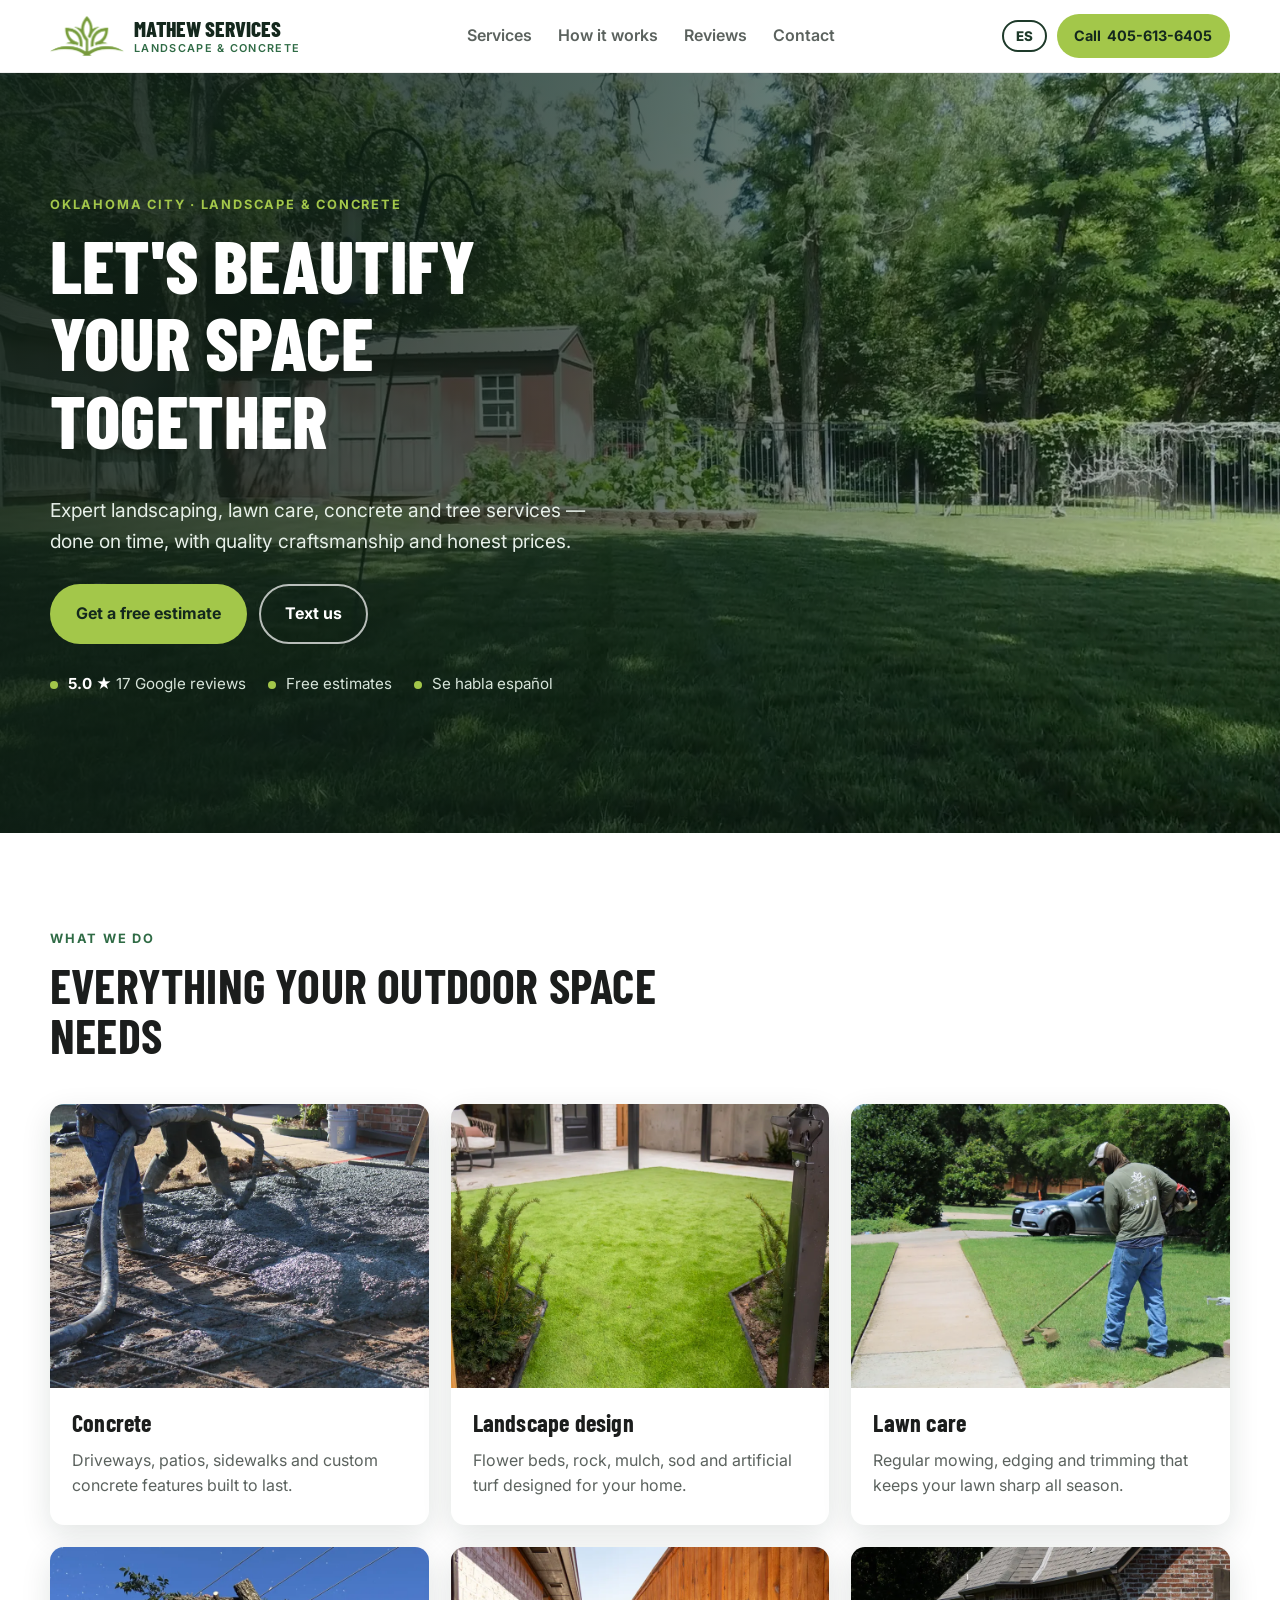
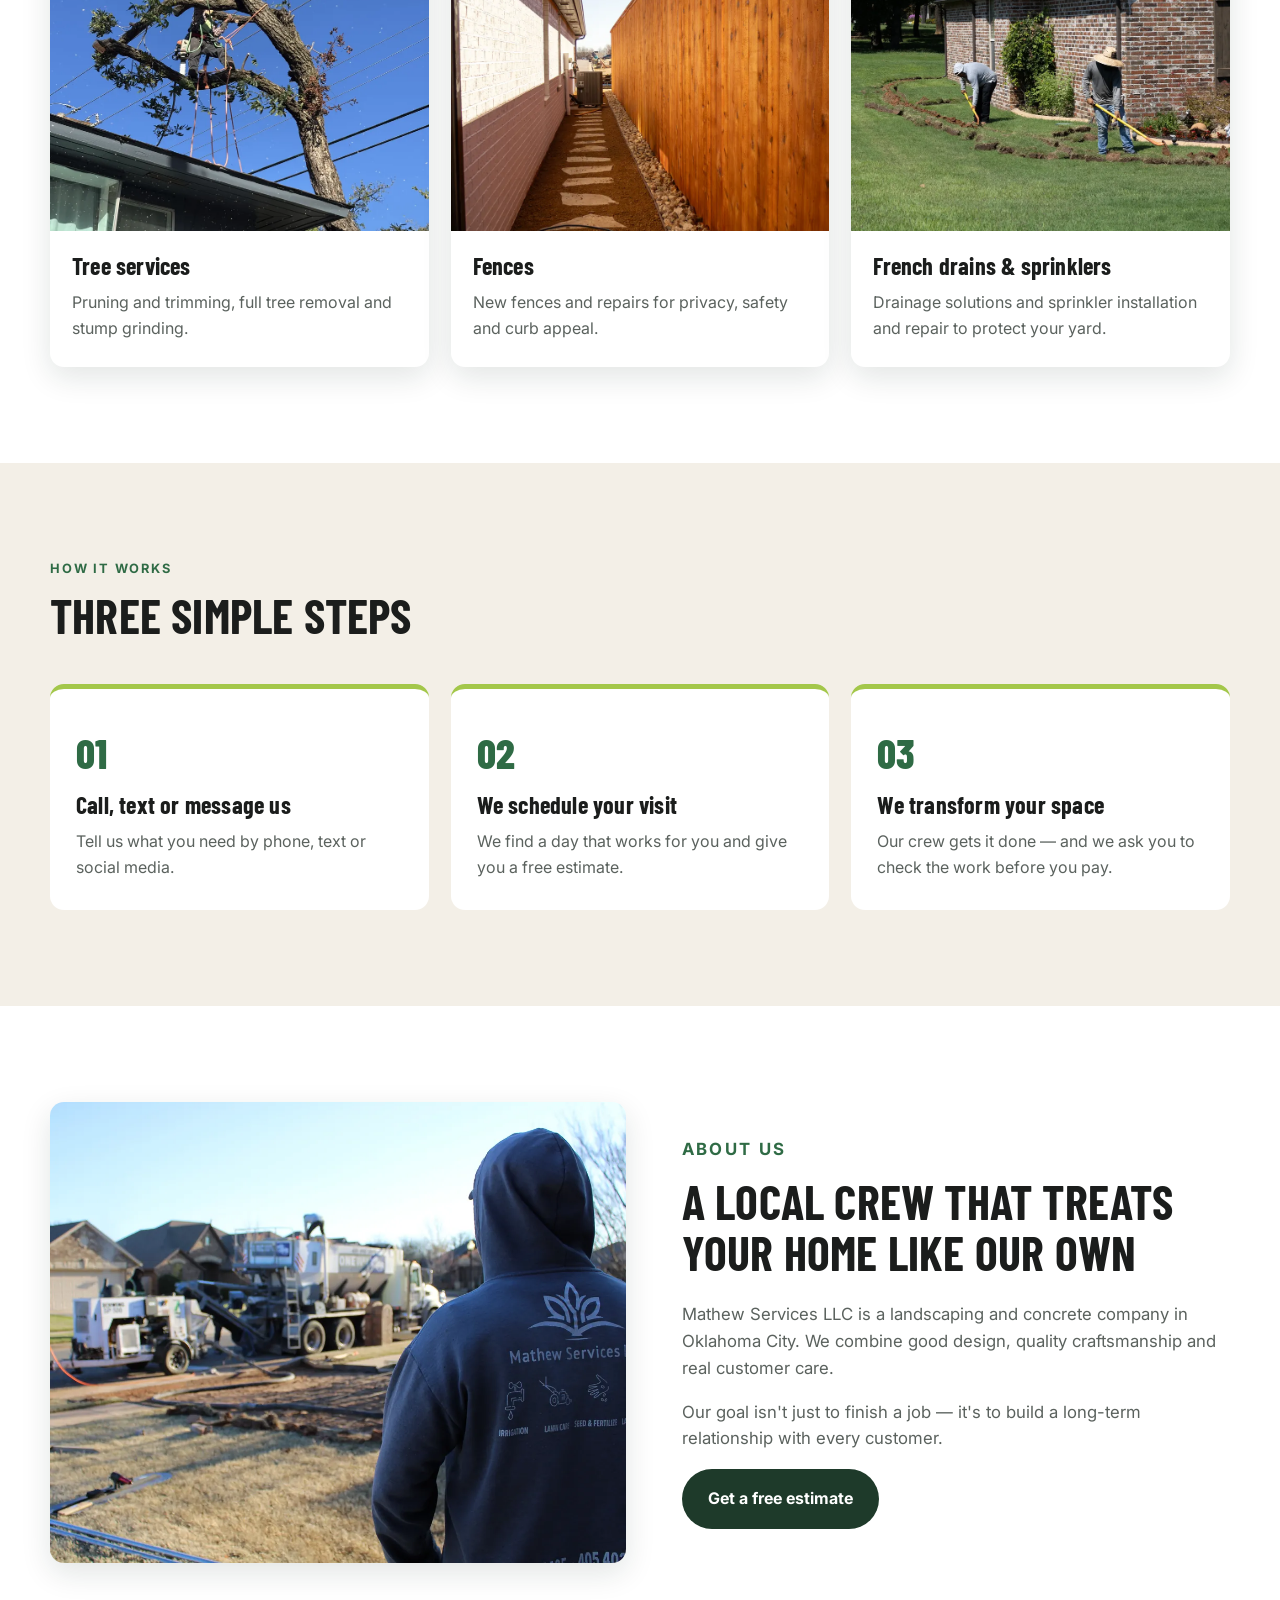
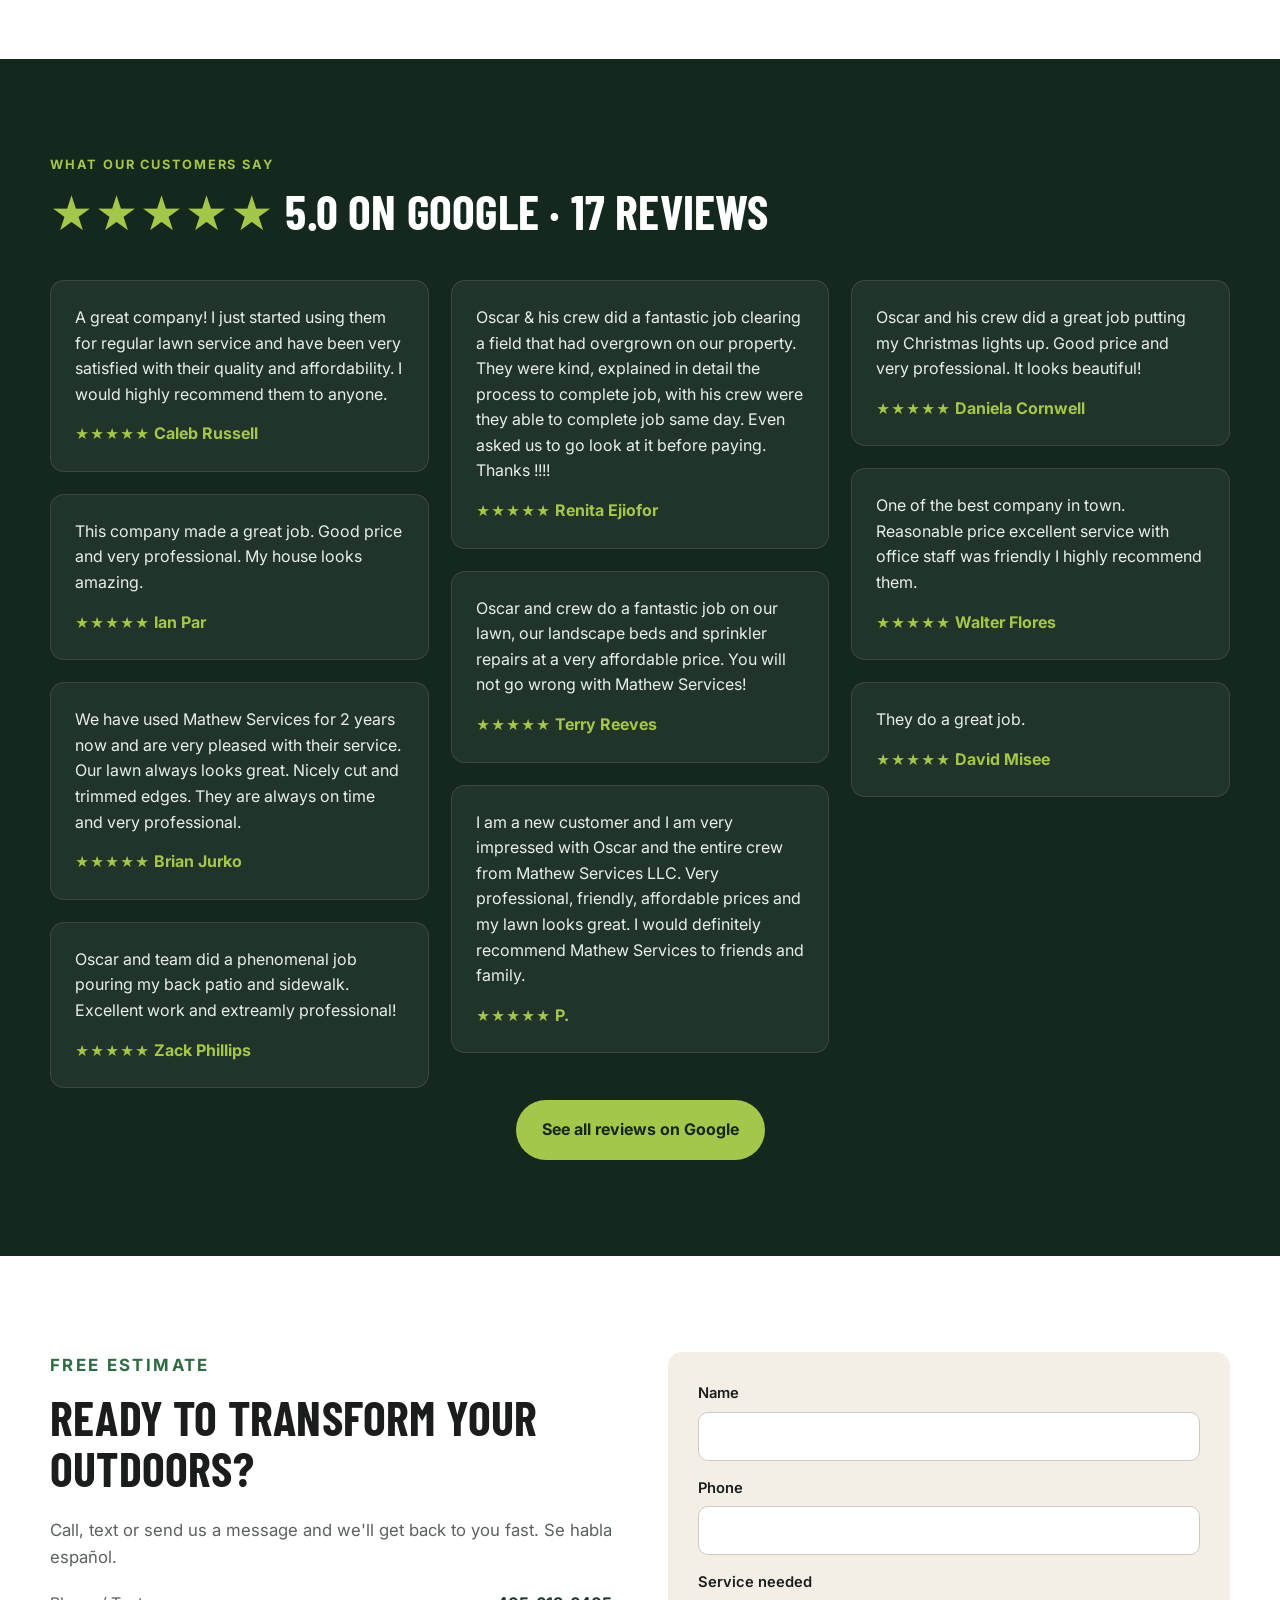
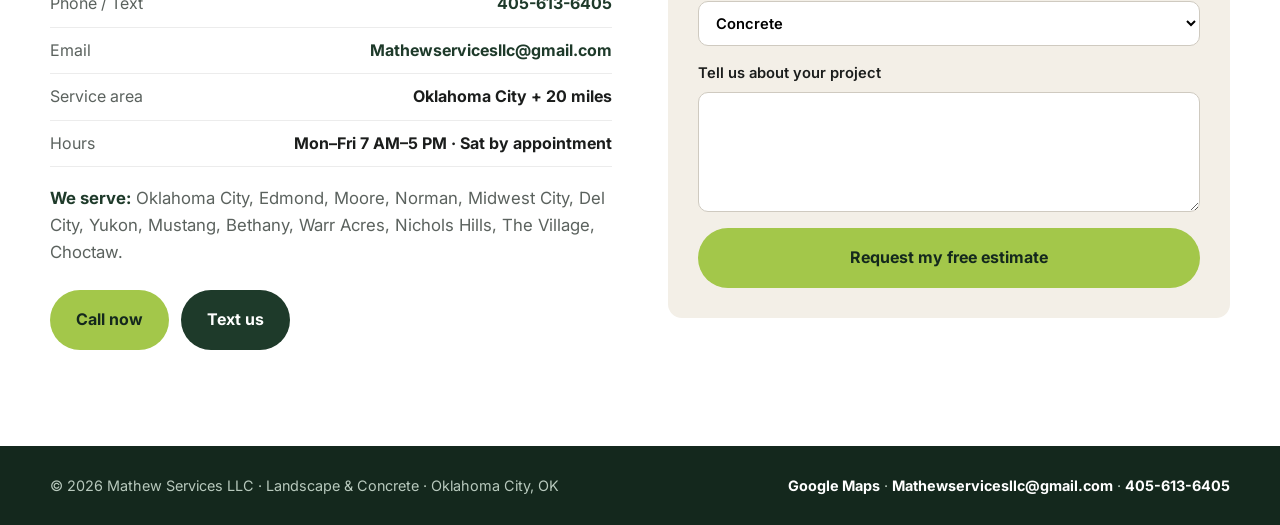
<file: index.html>
<!doctype html>
<html lang="en">
<head>
  <meta charset="utf-8">
  <meta name="viewport" content="width=device-width, initial-scale=1">
  <title>Mathew Services LLC | Landscape &amp; Concrete in Oklahoma City</title>
  <meta name="description" content="Landscaping, lawn care, concrete, tree services, fences, French drains and sprinkler systems in Oklahoma City, Edmond, Moore, Norman, Yukon and nearby cities. Free estimates. Se habla español.">
  <link rel="preconnect" href="https://fonts.googleapis.com">
  <link rel="preconnect" href="https://fonts.gstatic.com" crossorigin>
  <link href="https://fonts.googleapis.com/css2?family=Barlow+Condensed:wght@600;700;800&family=Inter:wght@400;500;600;700&display=swap" rel="stylesheet">
  <link rel="stylesheet" href="css/styles.css">
  <link rel="icon" type="image/png" href="images/logo-icon.png">
  <meta property="og:image" content="https://mathewservicesllc.com/images/hero.webp">
  <link rel="preload" as="image" href="https://images.unsplash.com/photo-1664289342468-fa99588e60b8?auto=format&fit=crop&w=1920&q=70">
  <!-- META PIXEL: se agregará aquí cuando creemos el píxel de Mathew Services -->
  <script type="application/ld+json">
  {"@context":"https://schema.org","@type":"LandscapingBusiness","name":"Mathew Services LLC","url":"https://mathewservicesllc.com/","telephone":"+1-405-613-6405","email":"Mathewservicesllc@gmail.com","image":"https://mathewservicesllc.com/images/hero.webp","logo":"https://mathewservicesllc.com/images/logo.png","hasMap":"https://maps.app.goo.gl/o6MpChsnEwxm1Rh59","areaServed":["Oklahoma City","Edmond","Moore","Norman","Midwest City","Del City","Yukon","Mustang","Bethany","Warr Acres","Nichols Hills","The Village","Choctaw"],"address":{"@type":"PostalAddress","addressLocality":"Oklahoma City","addressRegion":"OK","addressCountry":"US"},"openingHoursSpecification":[{"@type":"OpeningHoursSpecification","dayOfWeek":["Monday","Tuesday","Wednesday","Thursday","Friday"],"opens":"07:00","closes":"17:00"}],"aggregateRating":{"@type":"AggregateRating","ratingValue":"5.0","reviewCount":"17"},"knowsLanguage":["en","es"]}
  </script>
</head>
<body>

<header class="site-header">
  <div class="wrap header-inner">
    <a href="#top" class="brand" aria-label="Mathew Services LLC">
      <img src="images/logo-icon.png" alt="" width="78" height="42">
      <span class="brand-text">Mathew Services<small>Landscape &amp; Concrete</small></span>
    </a>
    <nav class="main-nav" aria-label="Main">
      <a href="#services" data-i18n="nav.services">Services</a>
      <a href="#process" data-i18n="nav.process">How it works</a>
      <a href="#reviews" data-i18n="nav.reviews">Reviews</a>
      <a href="#contact" data-i18n="nav.contact">Contact</a>
    </nav>
    <div class="header-actions">
      <button class="lang-toggle" type="button" aria-label="Cambiar idioma / Change language"><span data-lang-label>ES</span></button>
      <a class="btn btn-small btn-accent" href="tel:+14056136405"><span data-i18n="cta.call">Call</span> 405-613-6405</a>
    </div>
  </div>
</header>

<main id="top">

  <!-- HERO SLIDER. Slides with data-until disappear automatically after that date (Christmas promo ends Nov 15).
       Christmas photos: Unsplash (Gautam Krishnan, Bob Ricca), temporary until we have Mathew's own night photos. -->
  <section class="hero hero-slider" aria-roledescription="carousel" aria-label="Featured">
    <div class="slides">

      <article class="slide is-active slide-xmas" data-until="2026-11-16" aria-roledescription="slide">
        <div class="slide-bg" aria-hidden="true" style="background-image:url('https://images.unsplash.com/photo-1664289342468-fa99588e60b8?auto=format&fit=crop&w=1920&q=70')"></div>
        <div class="wrap hero-inner">
          <p class="promo-badge"><span>15% OFF</span> <span data-i18n="xmas.badge">Early-bird booking</span></p>
          <h2 class="h1" data-i18n="xmas.title">Christmas lights, installed for you</h2>
          <p class="lead" data-i18n="xmas.lead">Book your Christmas light installation by November 15 and save 15%. Our crew handles everything — you just enjoy the glow.</p>
          <div class="hero-ctas">
            <a class="btn btn-accent" href="#contact" data-service="xmas" data-i18n="xmas.cta">Book now &amp; save 15%</a>
            <a class="btn btn-ghost" href="tel:+14056136405"><span data-i18n="cta.call">Call</span> 405-613-6405</a>
          </div>
          <p class="fine" data-i18n="xmas.fine">Offer valid for installations booked through November 15, 2026.</p>
        </div>
      </article>

      <article class="slide" aria-roledescription="slide">
        <div class="slide-bg" aria-hidden="true" style="background-image:url('images/hero.webp')"></div>
        <div class="wrap hero-inner">
          <p class="eyebrow" data-i18n="hero.eyebrow">Oklahoma City · Landscape &amp; Concrete</p>
          <h1 data-i18n="hero.title">Let's beautify your space together</h1>
          <p class="lead" data-i18n="hero.lead">Expert landscaping, lawn care, concrete and tree services — done on time, with quality craftsmanship and honest prices.</p>
          <div class="hero-ctas">
            <a class="btn btn-accent" href="#contact" data-i18n="cta.estimate">Get a free estimate</a>
            <a class="btn btn-ghost" href="sms:+14056136405" data-i18n="cta.text">Text us</a>
          </div>
          <ul class="trust">
            <li><strong>5.0 ★</strong> <span data-i18n="trust.google">17 Google reviews</span></li>
            <li data-i18n="trust.free">Free estimates</li>
            <li data-i18n="trust.spanish">Se habla español</li>
          </ul>
        </div>
      </article>

      <article class="slide slide-xmas" data-until="2026-11-16" aria-roledescription="slide">
        <div class="slide-bg" aria-hidden="true" style="background-image:url('https://images.unsplash.com/photo-1470938017644-581bd9737a31?auto=format&fit=crop&w=1920&q=70')"></div>
        <div class="wrap hero-inner">
          <p class="promo-badge"><span>15% OFF</span> <span data-i18n="xmas.badge2">Until November 15</span></p>
          <h2 class="h1" data-i18n="xmas.title2">Light up your home this season</h2>
          <p class="lead" data-i18n="xmas.lead2">Clean, professional roofline lighting by a local crew. Reserve your date early — the best spots fill up fast.</p>
          <div class="hero-ctas">
            <a class="btn btn-accent" href="#contact" data-service="xmas" data-i18n="xmas.cta2">Reserve my date</a>
            <a class="btn btn-ghost" href="sms:+14056136405" data-i18n="cta.text">Text us</a>
          </div>
        </div>
      </article>

    </div>
    <div class="slider-ui">
      <button class="slider-arrow prev" type="button" aria-label="Previous slide">‹</button>
      <div class="slider-dots" role="tablist" aria-label="Choose slide"></div>
      <button class="slider-arrow next" type="button" aria-label="Next slide">›</button>
    </div>
  </section>

  <section id="services" class="section">
    <div class="wrap">
      <header class="section-head">
        <p class="eyebrow dark" data-i18n="services.eyebrow">What we do</p>
        <h2 data-i18n="services.title">Everything your outdoor space needs</h2>
      </header>
      <div class="services-grid">
        <article class="service">
          <img class="service-img" src="images/concrete.webp" alt="Crew pouring a concrete driveway" loading="lazy" width="900" height="675">
          <div class="service-body">
            <h3 data-i18n="s.concrete.t">Concrete</h3>
            <p data-i18n="s.concrete.d">Driveways, patios, sidewalks and custom concrete features built to last.</p>
          </div>
        </article>
        <article class="service">
          <img class="service-img" src="images/landscape.webp" alt="Backyard with new artificial turf and landscape borders" loading="lazy" width="900" height="675">
          <div class="service-body">
            <h3 data-i18n="s.landscape.t">Landscape design</h3>
            <p data-i18n="s.landscape.d">Flower beds, rock, mulch, sod and artificial turf designed for your home.</p>
          </div>
        </article>
        <article class="service">
          <img class="service-img" src="images/lawn.webp" alt="Mathew Services crew edging a lawn" loading="lazy" width="900" height="675">
          <div class="service-body">
            <h3 data-i18n="s.lawn.t">Lawn care</h3>
            <p data-i18n="s.lawn.d">Regular mowing, edging and trimming that keeps your lawn sharp all season.</p>
          </div>
        </article>
        <article class="service">
          <img class="service-img" src="images/trees.webp" alt="Tree trimming next to a house" loading="lazy" width="900" height="675">
          <div class="service-body">
            <h3 data-i18n="s.trees.t">Tree services</h3>
            <p data-i18n="s.trees.d">Pruning and trimming, full tree removal and stump grinding.</p>
          </div>
        </article>
        <article class="service">
          <img class="service-img" src="images/fences.webp" alt="New stained cedar privacy fence with rock border" loading="lazy" width="900" height="675">
          <div class="service-body">
            <h3 data-i18n="s.fences.t">Fences</h3>
            <p data-i18n="s.fences.d">New fences and repairs for privacy, safety and curb appeal.</p>
          </div>
        </article>
        <article class="service">
          <img class="service-img" src="images/drains.webp" alt="Crew digging a French drain in a front yard" loading="lazy" width="900" height="675">
          <div class="service-body">
            <h3 data-i18n="s.drains.t">French drains &amp; sprinklers</h3>
            <p data-i18n="s.drains.d">Drainage solutions and sprinkler installation and repair to protect your yard.</p>
          </div>
        </article>
      </div>
    </div>
  </section>

  <section id="process" class="section section-alt">
    <div class="wrap">
      <header class="section-head">
        <p class="eyebrow dark" data-i18n="process.eyebrow">How it works</p>
        <h2 data-i18n="process.title">Three simple steps</h2>
      </header>
      <ol class="steps">
        <li>
          <span class="step-num">01</span>
          <h3 data-i18n="p1.t">Call, text or message us</h3>
          <p data-i18n="p1.d">Tell us what you need by phone, text or social media.</p>
        </li>
        <li>
          <span class="step-num">02</span>
          <h3 data-i18n="p2.t">We schedule your visit</h3>
          <p data-i18n="p2.d">We find a day that works for you and give you a free estimate.</p>
        </li>
        <li>
          <span class="step-num">03</span>
          <h3 data-i18n="p3.t">We transform your space</h3>
          <p data-i18n="p3.d">Our crew gets it done — and we ask you to check the work before you pay.</p>
        </li>
      </ol>
    </div>
  </section>

  <section id="about" class="section">
    <div class="wrap about">
      <img class="about-img" src="images/crew.webp" alt="Mathew Services crew on a concrete job in Oklahoma City" loading="lazy" width="1100" height="880">
      <div class="about-copy">
        <p class="eyebrow dark" data-i18n="about.eyebrow">About us</p>
        <h2 data-i18n="about.title">A local crew that treats your home like our own</h2>
        <p data-i18n="about.p1">Mathew Services LLC is a landscaping and concrete company in Oklahoma City. We combine good design, quality craftsmanship and real customer care.</p>
        <p data-i18n="about.p2">Our goal isn't just to finish a job — it's to build a long-term relationship with every customer.</p>
        <a class="btn btn-dark" href="#contact" data-i18n="cta.estimate">Get a free estimate</a>
      </div>
    </div>
  </section>

  <section id="reviews" class="section section-dark">
    <div class="wrap">
      <header class="section-head">
        <p class="eyebrow" data-i18n="reviews.eyebrow">What our customers say</p>
        <h2><span class="stars">★★★★★</span> <span data-i18n="reviews.title">5.0 on Google · 17 reviews</span></h2>
        <p class="note" data-i18n="reviews.note"></p>
      </header>
      <div class="reviews">
        <figure class="review"><blockquote>A great company! I just started using them for regular lawn service and have been very satisfied with their quality and affordability. I would highly recommend them to anyone.</blockquote><figcaption>Caleb Russell</figcaption></figure>
        <figure class="review"><blockquote>This company made a great job. Good price and very professional.  My house looks amazing.</blockquote><figcaption>Ian Par</figcaption></figure>
        <figure class="review"><blockquote>We have used Mathew Services for 2 years now and are very pleased with their service. Our lawn always looks great. Nicely cut and trimmed edges. They are always on time and very professional.</blockquote><figcaption>Brian Jurko</figcaption></figure>
        <figure class="review"><blockquote>Oscar and team did a phenomenal job pouring my back patio and sidewalk. Excellent work and extreamly professional!</blockquote><figcaption>Zack Phillips</figcaption></figure>
        <figure class="review"><blockquote>Oscar &amp; his crew did a fantastic job clearing a field that had overgrown on our property. They were kind, explained in detail the process to complete job, with his crew were they able to complete job same day. Even asked us to go look at it before paying. Thanks !!!!</blockquote><figcaption>Renita Ejiofor</figcaption></figure>
        <figure class="review"><blockquote>Oscar and crew do a fantastic job on our lawn, our landscape beds and sprinkler repairs at a very affordable price. You will not go wrong with Mathew Services!</blockquote><figcaption>Terry Reeves</figcaption></figure>
        <figure class="review"><blockquote>I am a new customer and I am very impressed with Oscar and the entire crew from Mathew Services LLC. Very professional, friendly, affordable prices and my lawn looks great. I would definitely recommend Mathew Services to friends and family.</blockquote><figcaption>P.</figcaption></figure>
        <figure class="review"><blockquote>Oscar and his crew did a great job putting my Christmas lights up. Good price and very professional. It looks beautiful!</blockquote><figcaption>Daniela Cornwell</figcaption></figure>
        <figure class="review"><blockquote>One of the best company in town. Reasonable price excellent service with office staff was friendly I highly recommend them.</blockquote><figcaption>Walter Flores</figcaption></figure>
        <figure class="review"><blockquote>They do a great job.</blockquote><figcaption>David Misee</figcaption></figure>
      </div>
      <p class="reviews-cta"><a class="btn btn-accent" href="https://maps.app.goo.gl/o6MpChsnEwxm1Rh59" target="_blank" rel="noopener" data-i18n="reviews.more">See all reviews on Google</a></p>
    </div>
  </section>

  <section id="contact" class="section">
    <div class="wrap contact">
      <div class="contact-copy">
        <p class="eyebrow dark" data-i18n="contact.eyebrow">Free estimate</p>
        <h2 data-i18n="contact.title">Ready to transform your outdoors?</h2>
        <p data-i18n="contact.lead">Call, text or send us a message and we'll get back to you fast. Se habla español.</p>
        <ul class="contact-list">
          <li><span data-i18n="contact.phone">Phone / Text</span> <a href="tel:+14056136405">405-613-6405</a></li>
          <li><span>Email</span> <a href="mailto:Mathewservicesllc@gmail.com">Mathewservicesllc@gmail.com</a></li>
          <li><span data-i18n="contact.area">Service area</span> <strong data-i18n="contact.areaVal">Oklahoma City + 20 miles</strong></li>
          <li><span data-i18n="contact.hours">Hours</span> <strong data-i18n="contact.hoursVal">Mon–Fri 7 AM–5 PM · Sat by appointment</strong></li>
        </ul>
        <p class="cities"><span data-i18n="contact.cities">We serve:</span> Oklahoma City, Edmond, Moore, Norman, Midwest City, Del City, Yukon, Mustang, Bethany, Warr Acres, Nichols Hills, The Village, Choctaw.</p>
        <div class="contact-buttons">
          <a class="btn btn-accent" href="tel:+14056136405" data-i18n="cta.callNow">Call now</a>
          <a class="btn btn-dark" href="sms:+14056136405" data-i18n="cta.text">Text us</a>
        </div>
      </div>
      <!-- Formulario: FormSubmit envía cada solicitud al correo del negocio. El primer envío manda un correo de activación a Gmail. -->
      <form class="contact-form" action="https://formsubmit.co/Mathewservicesllc@gmail.com" method="POST">
        <input type="hidden" name="_subject" value="New estimate request - website">
        <input type="hidden" name="_template" value="table">
        <input type="hidden" name="_next" value="https://mathewservicesllc.com/thanks.html">
        <input type="text" name="_honey" style="display:none" tabindex="-1" autocomplete="off">
        <label><span data-i18n="form.name">Name</span><input name="name" required autocomplete="name"></label>
        <label><span data-i18n="form.phone">Phone</span><input name="phone" type="tel" required autocomplete="tel"></label>
        <label><span data-i18n="form.service">Service needed</span>
          <select name="service">
            <option data-i18n="s.concrete.t">Concrete</option>
            <option data-i18n="s.landscape.t">Landscape design</option>
            <option data-i18n="s.lawn.t">Lawn care</option>
            <option data-i18n="s.trees.t">Tree services</option>
            <option data-i18n="s.fences.t">Fences</option>
            <option data-i18n="s.drains.t">French drains &amp; sprinklers</option>
            <option value="Christmas lights" data-i18n="form.xmas">Christmas lights (15% off until Nov 15)</option>
            <option data-i18n="form.other">Other</option>
          </select>
        </label>
        <label><span data-i18n="form.msg">Tell us about your project</span><textarea name="message" rows="4"></textarea></label>
        <button class="btn btn-accent" type="submit" data-i18n="form.send">Request my free estimate</button>
      </form>
    </div>
  </section>

</main>

<footer class="site-footer">
  <div class="wrap footer-inner">
    <p>© <span id="year"></span> Mathew Services LLC · Landscape &amp; Concrete · Oklahoma City, OK</p>
    <p><a href="https://maps.app.goo.gl/o6MpChsnEwxm1Rh59" target="_blank" rel="noopener">Google Maps</a> · <a href="mailto:Mathewservicesllc@gmail.com">Mathewservicesllc@gmail.com</a> · <a href="tel:+14056136405">405-613-6405</a></p>
  </div>
</footer>

<a class="fab" href="tel:+14056136405" aria-label="Call Mathew Services">☎</a>

<script src="js/main.js"></script>
</body>
</html>
</file>
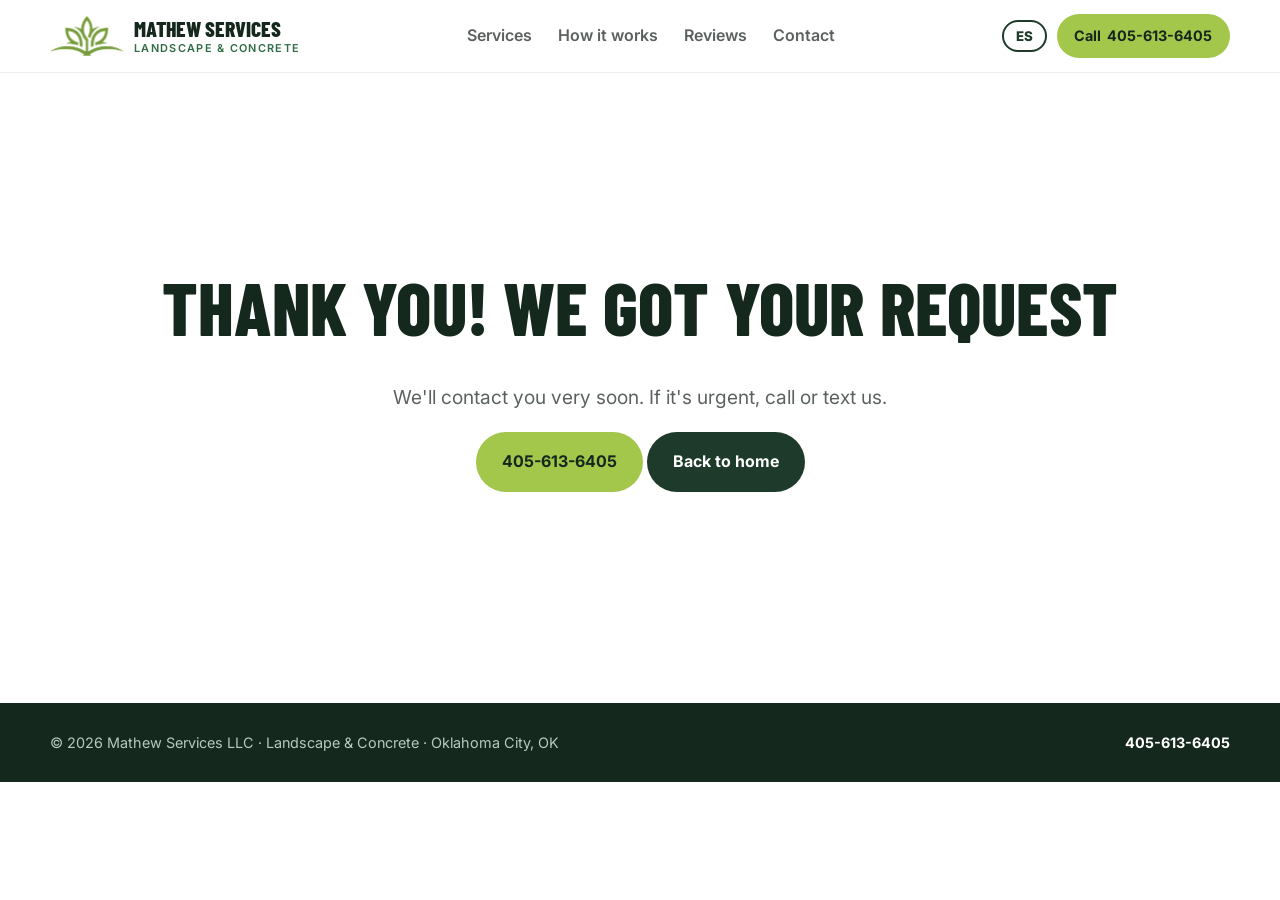
<file: thanks.html>
<!doctype html>
<html lang="en">
<head>
  <meta charset="utf-8">
  <meta name="viewport" content="width=device-width, initial-scale=1">
  <title>Thank you | Mathew Services LLC</title>
  <meta name="robots" content="noindex">
  <meta name="description" content="Landscaping, lawn care, concrete, tree services, fences, French drains and sprinkler systems in Oklahoma City, Edmond, Moore, Norman, Yukon and nearby cities. Free estimates. Se habla español.">
  <link rel="preconnect" href="https://fonts.googleapis.com">
  <link rel="preconnect" href="https://fonts.gstatic.com" crossorigin>
  <link href="https://fonts.googleapis.com/css2?family=Barlow+Condensed:wght@600;700;800&family=Inter:wght@400;500;600;700&display=swap" rel="stylesheet">
  <link rel="stylesheet" href="css/styles.css">
  <link rel="icon" type="image/png" href="images/logo-icon.png">
  <meta property="og:image" content="images/hero.webp">
  <link rel="preload" as="image" href="images/hero.webp">
  <!-- META PIXEL: se agregará aquí cuando creemos el píxel de Mathew Services -->
</head>
<body>

<header class="site-header">
  <div class="wrap header-inner">
    <a href="index.html" class="brand" aria-label="Mathew Services LLC">
      <img src="images/logo-icon.png" alt="" width="84" height="41">
      <span class="brand-text">Mathew Services<small>Landscape &amp; Concrete</small></span>
    </a>
    <nav class="main-nav" aria-label="Main">
      <a href="index.html#services" data-i18n="nav.services">Services</a>
      <a href="index.html#process" data-i18n="nav.process">How it works</a>
      <a href="index.html#reviews" data-i18n="nav.reviews">Reviews</a>
      <a href="index.html#contact" data-i18n="nav.contact">Contact</a>
    </nav>
    <div class="header-actions">
      <button class="lang-toggle" type="button" aria-label="Cambiar idioma / Change language"><span data-lang-label>ES</span></button>
      <a class="btn btn-small btn-accent" href="tel:+14056136405"><span data-i18n="cta.call">Call</span> 405-613-6405</a>
    </div>
  </div>
</header>

<main id="top">
  <section class="section thanks"><div class="wrap">
    <h1 style="color:var(--green-900)" data-i18n="thanks.title">Thank you! We got your request</h1>
    <p class="lead" style="color:var(--muted);margin-inline:auto" data-i18n="thanks.lead">We'll contact you very soon. If it's urgent, call or text us.</p>
    <p><a class="btn btn-accent" href="tel:+14056136405">405-613-6405</a> <a class="btn btn-dark" href="index.html" data-i18n="thanks.back">Back to home</a></p>
  </div></section>
</main>

<footer class="site-footer">
  <div class="wrap footer-inner">
    <p>© <span id="year"></span> Mathew Services LLC · Landscape &amp; Concrete · Oklahoma City, OK</p>
    <p><a href="tel:+14056136405">405-613-6405</a></p>
  </div>
</footer>

<a class="fab" href="tel:+14056136405" aria-label="Call Mathew Services">☎</a>

<script src="js/main.js"></script>
</body>
</html>
</file>
<file: css/styles.css>
:root{
  --green-900:#14281d;
  --green-800:#1e3a2a;
  --green-600:#2f6b45;
  --lime:#a3c74a;
  --lime-600:#8db236;
  --sand:#f3efe7;
  --concrete:#d9d6cf;
  --ink:#1b1d1c;
  --muted:#5b625e;
  --white:#fff;
  --radius:14px;
  --shadow:0 10px 30px rgba(20,40,29,.12);
  --head:"Barlow Condensed",system-ui,sans-serif;
  --body:"Inter",system-ui,-apple-system,Segoe UI,Roboto,sans-serif;
}
*{box-sizing:border-box}
html{scroll-behavior:smooth}
body{margin:0;font-family:var(--body);color:var(--ink);background:var(--white);line-height:1.6;-webkit-font-smoothing:antialiased}
img{max-width:100%;display:block}
a{color:inherit}
h1,h2,h3{font-family:var(--head);line-height:1.05;margin:0 0 .5em;letter-spacing:.2px}
h1{font-size:clamp(2rem,7.4vw,4.6rem);font-weight:800;text-transform:uppercase}
h2{font-size:clamp(2rem,4vw,3rem);font-weight:700;text-transform:uppercase}
h3{font-size:1.5rem;font-weight:700}
p{margin:0 0 1em}
.wrap{width:min(1180px,100% - 32px);margin-inline:auto}

/* buttons */
.btn{display:inline-flex;align-items:center;justify-content:center;gap:.4em;padding:.95em 1.5em;border-radius:999px;font-weight:700;text-decoration:none;border:2px solid transparent;cursor:pointer;font:inherit;font-weight:700;transition:transform .15s ease,background .15s ease}
.btn:hover{transform:translateY(-1px)}
.btn-small{padding:.6em 1.1em;font-size:.9rem}
.btn-accent{background:var(--lime);color:var(--green-900)}
.btn-accent:hover{background:var(--lime-600)}
.btn-dark{background:var(--green-800);color:var(--white)}
.btn-ghost{border-color:rgba(255,255,255,.7);color:var(--white)}

/* header */
.site-header{position:sticky;top:0;z-index:50;background:rgba(255,255,255,.96);backdrop-filter:blur(8px);border-bottom:1px solid #eee}
.header-inner{display:flex;align-items:center;justify-content:space-between;gap:16px;min-height:72px}
.brand{display:flex;align-items:center;gap:10px;text-decoration:none}
.brand img{height:40px;width:auto}
.brand-mark{display:grid;place-items:center;width:44px;height:44px;border-radius:10px;background:var(--green-800);color:var(--lime);font-family:var(--head);font-size:1.8rem;font-weight:800}
.brand-text{font-family:var(--head);font-weight:800;font-size:1.35rem;line-height:1;text-transform:uppercase;color:var(--green-900)}
.brand-text small{display:block;font-family:var(--body);font-size:.68rem;font-weight:600;letter-spacing:.12em;color:var(--green-600);margin-top:3px}
.main-nav{display:flex;gap:26px}
.main-nav a{text-decoration:none;font-weight:600;color:var(--muted)}
.main-nav a:hover{color:var(--green-800)}
.header-actions{display:flex;align-items:center;gap:10px}
.lang-toggle{border:2px solid var(--green-800);background:transparent;color:var(--green-800);border-radius:999px;padding:.45em .9em;font-weight:800;cursor:pointer;font-family:var(--body)}
.lang-toggle:hover{background:var(--green-800);color:var(--white)}

/* hero */
.hero{position:relative;color:var(--white);min-height:min(86vh,760px);display:flex;align-items:center;overflow:hidden;background:var(--green-900)}
/* hero slider */
.hero-slider{display:block;padding:0}
.slides{display:grid;min-height:inherit}
.slide{grid-area:1/1;position:relative;overflow:hidden;display:flex;align-items:center;min-height:min(86vh,760px);opacity:0;visibility:hidden;transition:opacity .9s ease,visibility 0s linear .9s}
.slide.is-active{opacity:1;visibility:visible;transition:opacity .9s ease}
.slide-bg{position:absolute;inset:0;background-color:#14281d;background-position:center;background-size:cover;background-repeat:no-repeat;transform:scale(1.05);transition:transform 8s ease}
.slide.is-active .slide-bg{transform:scale(1)}
.slide-bg::after{content:"";position:absolute;inset:0;background:linear-gradient(100deg,rgba(14,30,21,.9) 0%,rgba(14,30,21,.68) 45%,rgba(14,30,21,.2) 100%)}
.slide-xmas .slide-bg::after{background:linear-gradient(100deg,rgba(10,12,22,.9) 0%,rgba(10,12,22,.62) 48%,rgba(10,12,22,.12) 100%)}
.slide .hero-inner{position:relative;z-index:1;width:min(1180px,100% - 32px)}
.hero .h1{font-size:clamp(2rem,6.4vw,4.2rem);font-weight:800;text-transform:uppercase;max-width:17ch}
.promo-badge{display:inline-flex;align-items:center;gap:10px;margin:0 0 18px;padding:6px 14px 6px 6px;border-radius:999px;background:rgba(255,255,255,.12);border:1px solid rgba(255,255,255,.25);font-weight:700;font-size:.9rem;letter-spacing:.04em;text-transform:uppercase;color:#fff}
.promo-badge span:first-child{background:#d6302f;color:#fff;border-radius:999px;padding:5px 12px;font-weight:800;letter-spacing:.06em}
.fine{font-size:.85rem;color:#c9d3cc;margin:0}
.slider-ui{position:absolute;left:0;right:0;bottom:22px;z-index:3;display:flex;align-items:center;justify-content:center;gap:14px}
.slider-arrow{width:42px;height:42px;border-radius:50%;border:1px solid rgba(255,255,255,.45);background:rgba(0,0,0,.25);color:#fff;font-size:1.6rem;line-height:1;cursor:pointer;display:grid;place-items:center;padding:0 0 3px}
.slider-arrow:hover{background:rgba(255,255,255,.2)}
.slider-dots{display:flex;gap:8px}
.slider-dots button{width:10px;height:10px;border-radius:999px;border:0;padding:0;background:rgba(255,255,255,.45);cursor:pointer;transition:width .3s,background .3s}
.slider-dots button[aria-selected="true"]{width:28px;background:var(--lime)}
.hero-slider.single .slider-ui{display:none}
@media (prefers-reduced-motion:reduce){.slide,.slide.is-active{transition:none}.slide-bg{transition:none;transform:none}}
.hero-inner{position:relative;padding:96px 0 110px}
.hero h1{max-width:13ch}
.lead{font-size:1.2rem;max-width:46ch;color:#e6efe8}
.eyebrow{font-weight:700;letter-spacing:.14em;text-transform:uppercase;font-size:.8rem;color:var(--lime);margin-bottom:.8em}
.eyebrow.dark{color:var(--green-600)}
.hero-ctas{display:flex;flex-wrap:wrap;gap:12px;margin:28px 0}
.trust{list-style:none;padding:0;margin:0;display:flex;flex-wrap:wrap;gap:10px 22px;font-size:.95rem;color:#d7e4da}
.trust li{position:relative;padding-left:18px}
.trust li::before{content:"";position:absolute;left:0;top:.55em;width:8px;height:8px;border-radius:50%;background:var(--lime)}
.trust strong{color:var(--white)}

/* sections */
.section{padding:96px 0}
.section-alt{background:var(--sand)}
.section-dark{background:var(--green-900);color:var(--white)}
.section-head{max-width:720px;margin-bottom:44px}
.note{color:#b8c9bd;font-size:.9rem}

/* services */
.services-grid{display:grid;grid-template-columns:repeat(3,1fr);gap:22px}
.service{background:var(--white);border-radius:var(--radius);overflow:hidden;box-shadow:var(--shadow);display:flex;flex-direction:column}
.service-img{aspect-ratio:4/3;width:100%;height:auto;object-fit:cover;background:var(--concrete)}
.service-body{padding:22px 22px 26px}
.service-body p{color:var(--muted);margin:0}

/* placeholder images */
.ph{position:relative;background:linear-gradient(135deg,#dfe7da,#c9d6c2)}
.ph:not([style])::after{content:"Foto: " attr(data-ph);position:absolute;inset:auto 12px 10px auto;font-size:.75rem;font-weight:600;color:#5d6e60;background:rgba(255,255,255,.7);padding:2px 8px;border-radius:999px}

/* steps */
.steps{list-style:none;margin:0;padding:0;display:grid;grid-template-columns:repeat(3,1fr);gap:22px}
.steps li{background:var(--white);border-radius:var(--radius);padding:30px 26px;border-top:5px solid var(--lime)}
.step-num{font-family:var(--head);font-size:2.6rem;font-weight:800;color:var(--green-600);display:block;margin-bottom:6px}
.steps p{color:var(--muted);margin:0}

/* about */
.about{display:grid;grid-template-columns:1.05fr 1fr;gap:56px;align-items:center}
.about-img{aspect-ratio:5/4;width:100%;height:auto;object-fit:cover;border-radius:var(--radius);box-shadow:var(--shadow)}
.about-copy p{color:var(--muted);font-size:1.05rem}

/* reviews */
.stars{color:var(--lime);letter-spacing:2px}
.reviews{columns:3 280px;column-gap:22px}
.review{break-inside:avoid;margin:0 0 22px;background:rgba(255,255,255,.06);border:1px solid rgba(255,255,255,.1);border-radius:var(--radius);padding:24px}
.review blockquote{margin:0 0 14px;color:#e8efe9}
.review figcaption{font-weight:700;color:var(--lime)}
.review figcaption::before{content:"★★★★★  ";color:var(--lime);letter-spacing:1px;font-size:.85rem}

/* contact */
.contact{display:grid;grid-template-columns:1fr 1fr;gap:56px;align-items:start}
.contact-copy p{color:var(--muted);font-size:1.05rem}
.contact-list{list-style:none;padding:0;margin:20px 0 26px;display:grid;gap:10px}
.contact-list li{display:flex;justify-content:space-between;gap:12px;border-bottom:1px solid #ececec;padding-bottom:10px}
.contact-list span{color:var(--muted)}
.contact-list a{font-weight:700;text-decoration:none;color:var(--green-800)}
.contact-buttons{display:flex;flex-wrap:wrap;gap:12px}
.contact-form{background:var(--sand);border-radius:var(--radius);padding:30px;display:grid;gap:16px}
.contact-form label{display:grid;gap:6px;font-weight:600;font-size:.92rem}
.contact-form input,.contact-form select,.contact-form textarea{font:inherit;padding:.8em .9em;border:1px solid #cfcac0;border-radius:10px;background:var(--white)}
.contact-form input:focus,.contact-form select:focus,.contact-form textarea:focus{outline:2px solid var(--lime);border-color:transparent}

/* footer */
.site-footer{background:var(--green-900);color:#b8c9bd;padding:28px 0;font-size:.9rem}
.footer-inner{display:flex;flex-wrap:wrap;justify-content:space-between;gap:10px}
.footer-inner p{margin:0}
.footer-inner a{color:var(--white);text-decoration:none;font-weight:700}

/* floating call */
.fab{display:none;position:fixed;right:16px;bottom:16px;width:58px;height:58px;border-radius:50%;background:var(--lime);color:var(--green-900);font-size:1.6rem;place-items:center;text-decoration:none;box-shadow:var(--shadow);z-index:60}

@media (max-width:960px){
  .main-nav{display:none}
  .services-grid{grid-template-columns:repeat(2,1fr)}
  .about,.contact{grid-template-columns:1fr;gap:36px}
}
@media (max-width:640px){
  .header-actions .btn{display:none}
  .services-grid,.steps{grid-template-columns:1fr}
  .section{padding:68px 0}
  .hero-inner{padding:72px 0 90px}
  .fab{display:grid}
  .slide-bg::after,.slide-xmas .slide-bg::after{background:linear-gradient(180deg,rgba(14,30,21,.5) 0%,rgba(14,30,21,.8) 55%,rgba(14,30,21,.9) 100%)}
  .slide-xmas .slide-bg::after{background:linear-gradient(180deg,rgba(10,12,22,.45) 0%,rgba(10,12,22,.78) 55%,rgba(10,12,22,.9) 100%)}
  .slider-arrow{display:none}
  .eyebrow{font-size:.72rem;letter-spacing:.1em}
  .brand-text{font-size:1.15rem}
}
.cities{font-size:.95rem;color:var(--muted);margin:-8px 0 24px}
.cities span{font-weight:700;color:var(--green-800)}
.thanks{min-height:70vh;display:grid;place-items:center;text-align:center}
.reviews-cta{text-align:center;margin:12px 0 0}
.contact-list li{flex-wrap:wrap}
.contact-list a,.contact-list strong{overflow-wrap:anywhere;text-align:right}
body{overflow-x:clip}
.contact>*,.about>*{min-width:0}
</file>
